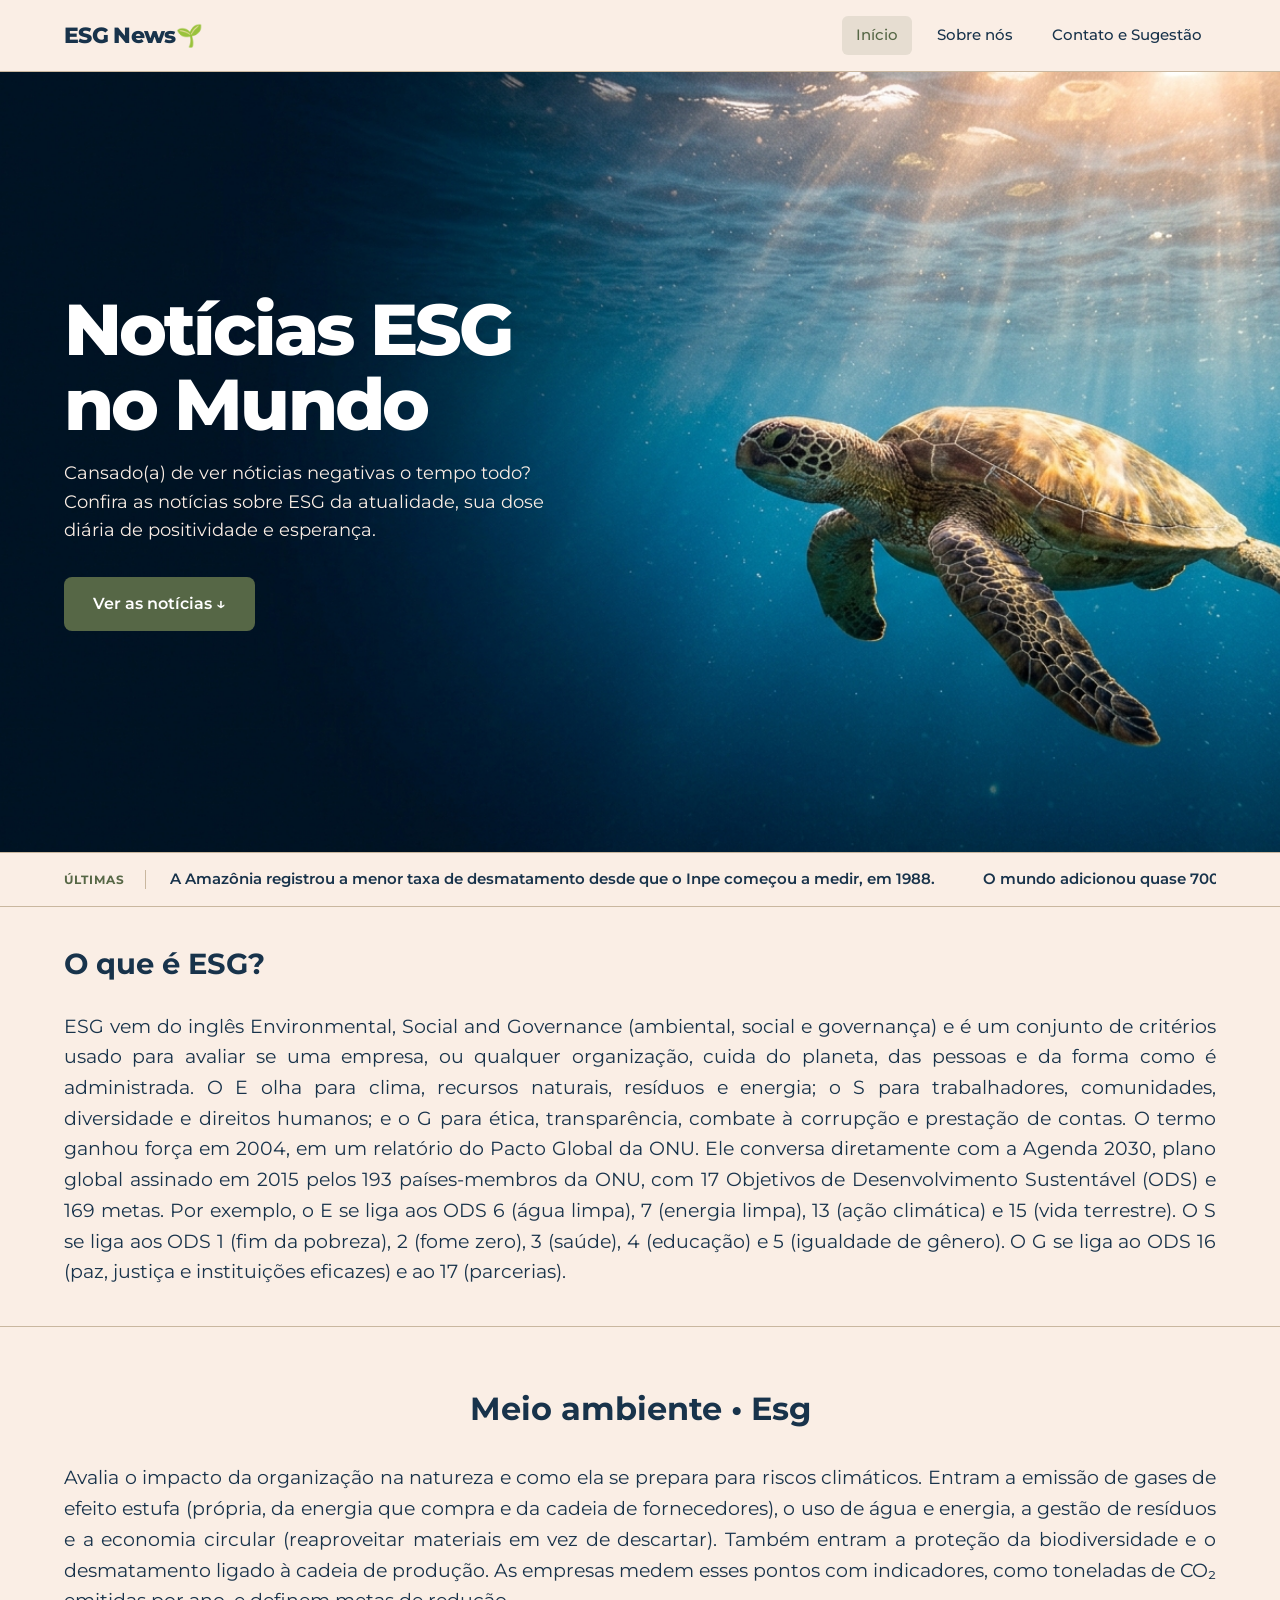
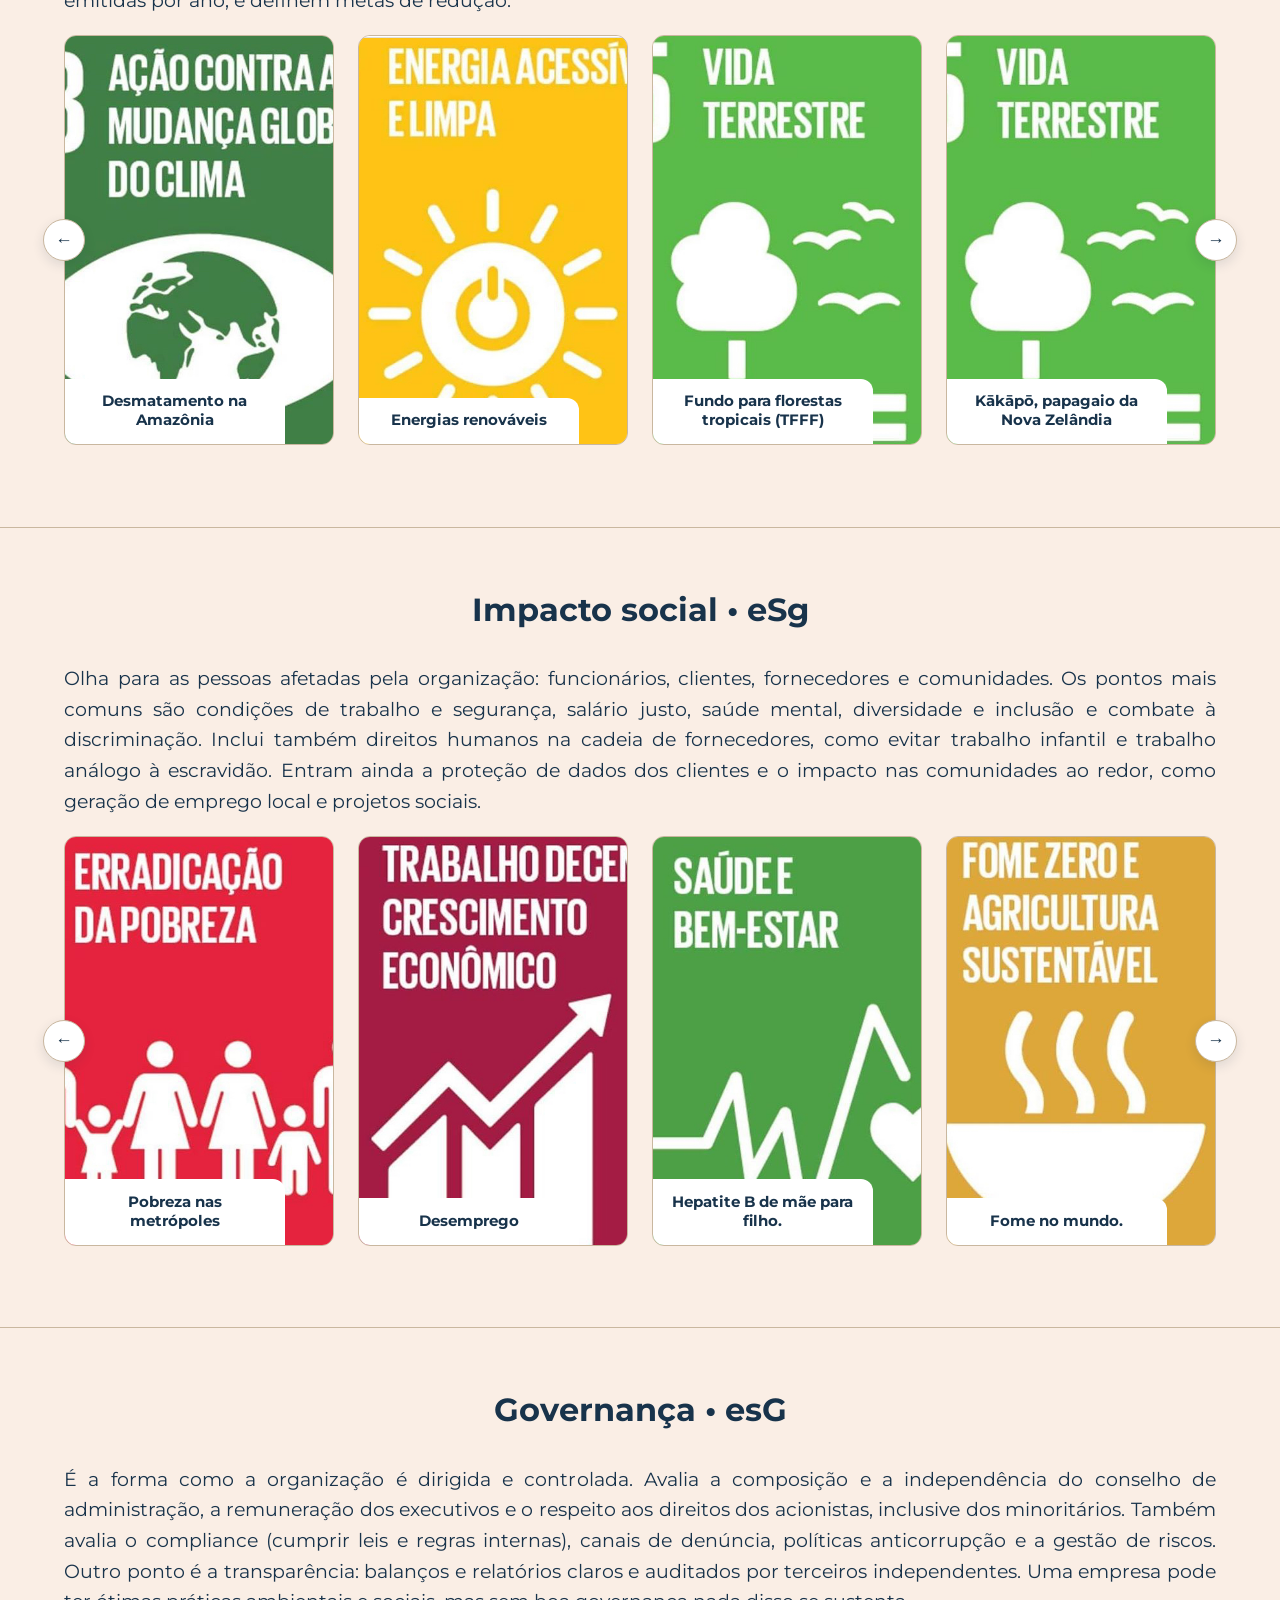
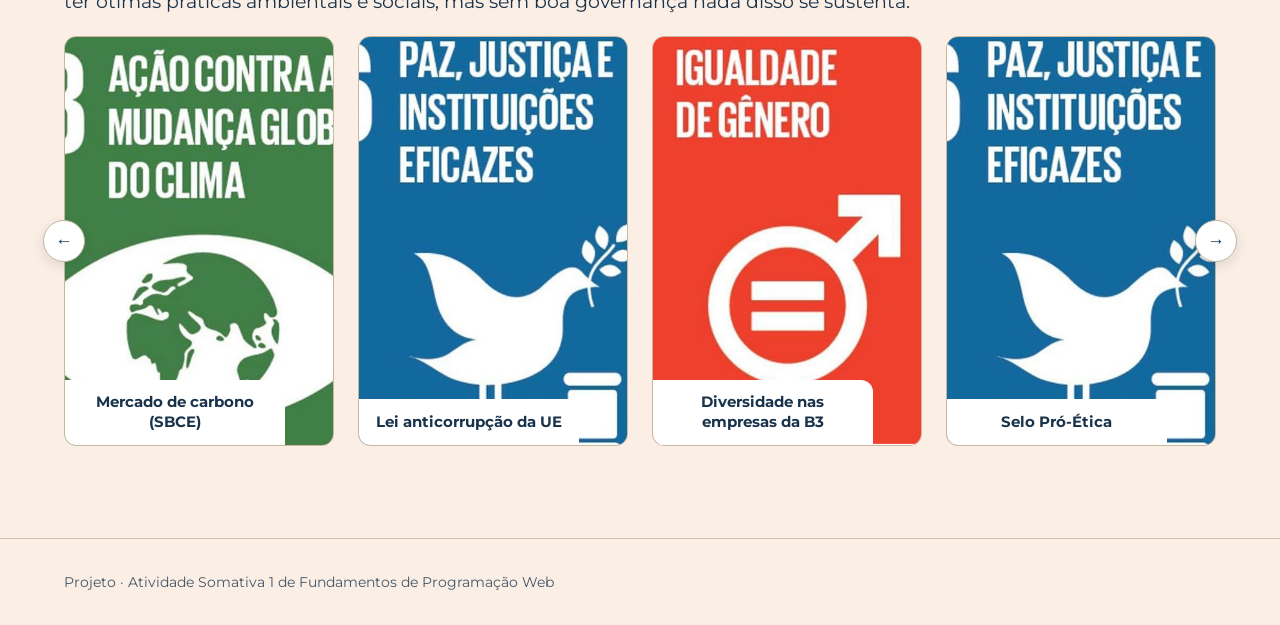
<file: index.html>
<!DOCTYPE html>
<html lang="pt-BR">
<head>
    <meta charset="UTF-8">
    <meta name="viewport" content="width=device-width, initial-scale=1.0">
    <title>Projeto</title>
    <link rel="stylesheet" href="css/style.css">
</head>
<body>
    <header>
        <a href="index.html" class="logo">ESG News<span>🌱</span></a>
        <nav aria-label="Menu principal">
            <a href="index.html" aria-current="page">Início</a>
            <a href="about.html">Sobre nós</a>
            <a href="form.html">Contato e Sugestão</a>
        </nav>
    </header>

    <main>
        <section id="hero">
            <img src="img/hero-tartaruga.jpg" alt="Tartaruga-verde nadando sob raios de sol" class="hero-bg">

            <div class="hero-texto">
                <h1>Notícias ESG no Mundo</h1>
                <p>Cansado(a) de ver nóticias negativas o tempo todo? Confira as notícias sobre ESG da atualidade, sua dose diária de positividade e esperança.</p>
                <a href="#meio-ambiente" class="btn">Ver as notícias ↓</a>
            </div>

            <div class="ultimas">
                <span class="ultimas-tag">Últimas</span>
                <div class="ticker" id="ticker">
                    <a href="#meio-ambiente">A Amazônia registrou a menor taxa de desmatamento desde que o Inpe começou a medir, em 1988.</a>
                    <a href="#meio-ambiente">O mundo adicionou quase 700 GW de energia renovável em 2025, o maior crescimento já registrado.</a>
                    <a href="#impacto-social">A taxa de pobreza nas metrópoles caiu para 18,4% em 2025, o menor valor da série.</a>
                    <a href="#impacto-social">O desemprego caiu para 5,2% no 3º trimestre de 2026.</a>
                    <a href="#governanca">O governo definiu quais setores vão medir e reportar emissões no mercado regulado de carbono (SBCE).</a>
                    <a href="#governanca">A UE criou regras comuns para combater a corrupção em todos os países-membros.</a>
                </div>
            </div>

        </section>

        <div class="esg_oqe">
                <h2>O que é ESG?</h2>
                <p>ESG vem do inglês Environmental, Social and Governance (ambiental, social e governança) e é um conjunto de critérios usado para avaliar se uma empresa, ou qualquer organização, cuida do
                planeta, das pessoas e da forma como é administrada. 
                O E olha para clima, recursos naturais, resíduos e energia; o S para trabalhadores, comunidades, diversidade e direitos humanos; e o G
                para ética, transparência, combate à corrupção e prestação de contas. 
                O termo ganhou força em 2004, em um relatório do Pacto Global da ONU. Ele conversa diretamente com a Agenda 2030,
                plano global assinado em 2015 pelos 193 países-membros da ONU, com 17 Objetivos de Desenvolvimento Sustentável (ODS) e 169 metas. Por exemplo, o E se liga aos ODS 6 (água
                limpa), 7 (energia limpa), 13 (ação climática) e 15 (vida terrestre). O S se liga aos ODS 1 (fim da pobreza), 2 (fome zero), 3 (saúde), 4 (educação) e 5 (igualdade de gênero). O G se liga ao ODS 16 (paz, justiça e instituições eficazes) e ao 17 (parcerias).</p>
            </div>

    <div class="caixa_carossel">
        <section id="meio-ambiente">
            <h2>Meio ambiente • Esg</h2>
            <p class="texto_descricaoesg"> 
                Avalia o impacto da organização na natureza e como ela se prepara para riscos climáticos. Entram a emissão de gases de efeito 
                estufa (própria, da energia que compra e da cadeia de fornecedores), o uso de água e energia, a gestão de resíduos e a economia 
                circular (reaproveitar materiais em vez de descartar). Também entram a proteção da biodiversidade e o desmatamento ligado à cadeia de produção.
                As empresas medem esses pontos com indicadores, como toneladas de CO₂ emitidas por ano, e definem metas de redução.
            </p>
            <!--carossel meio ambiente-->
            <div class="carrossel-wrap">
                <button type="button" id="prevM" class="seta seta-esq" aria-label="Anterior">←</button>

                <div class="carrossel" id="carrossel-meio-ambiente">
                <article class="card">
                    <img src="img/ods13.jpg" alt="Desmatamento na Amazônia">
                    <div class="card-info">
                        <h3>Desmatamento na Amazônia</h3>
                        <div class="card-extra">
                            <p>A Amazônia registrou em 2026 a menor taxa de desmatamento da série histórica do Inpe, com 3.335 km², queda de 41% em relação a 2025. O Cerrado também chegou ao menor nível da série.</p>
                            <a href="https://oeco.org.br/externo/amazonia-tem-a-menor-taxa-de-desmatamento-ja-registrada-pelo-inpe/" target="_blank" rel="noopener noreferrer">Ler notícia completa →</a>
                        </div>
                    </div>
                </article>

                <article class="card">
                    <img src="img/ods7.jpg" alt="Energias renováveis.">
                    <div class="card-info">
                        <h3>Energias renováveis</h3>
                        <div class="card-extra">
                            <p>Em 2025 a capacidade instalada de renováveis cresceu 15,5%, um recorde, e solar e eólica responderam por 96,8% das novas adições.</p>
                            <a href="https://cenarioenergia.com.br/2026/04/07/energia-renovavel-avanca-692-gw-em-2025-e-reforca-seguranca-energetica-global-em-meio-a-tensoes-geopoliticas/" target="_blank" rel="noopener noreferrer">Ver detalhes da ação →</a>
                        </div>
                    </div>
                </article>

                <article class="card">
                    <img src="img/ods15.jpg" alt="Trabalhador separando garrafas plásticas para reciclagem">
                    <div class="card-info">
                        <h3>Fundo para florestas tropicais (TFFF)</h3>
                        <div class="card-extra">
                            <p>Com os US$ 500 milhões dos Países Baixos, o fundo já soma US$ 7,8 bilhões em compromissos e vai pagar anualmente países que preservam suas florestas. A meta é US$ 10 bilhões para começar a operar.</p>
                            <a href="https://agenciagov.ebc.com.br/noticias/202610/paises-baixos-anunciam-us-500-milhoes-para-o-fundo-florestas-tropicais-para-sempre" target="_blank" rel="noopener noreferrer">Conheça o programa →</a>
                        </div>
                    </div>
                </article>

                <article class="card">
                    <img src="img/ods15.jpg" alt="Kākāpō, papagaio da Nova Zelândia">
                    <div class="card-info">
                        <h3>Kākāpō, papagaio da Nova Zelândia</h3>
                        <div class="card-extra">
                            <p>A população oficial chegou a 325 aves, o maior número da era de recuperação, mas a espécie segue criticamente ameaçada.</p>
                            <a href="https://conexaoplaneta.com.br/blog/populacao-de-kakapos-na-nova-zelandia-chega-a-325-aves-maior-numero-em-75-anos/" target="_blank" rel="noopener noreferrer">Saiba mais no MDS →</a>
                        </div>
                    </div>
                </article>

                <article class="card">
                    <img src="img/ods15.jpg" alt="Mata Atlântica em São Paulo">
                    <div class="card-info">
                        <h3>Mata Atlântica em São Paulo</h3>
                        <div class="card-extra">
                            <p>O desmatamento caiu 29%, de 49 para 35 hectares, segundo o Atlas da Mata Atlântica 2024-2025.</p>
                            <a href="https://semil.sp.gov.br/?p=143910" target="_blank" rel="noopener noreferrer">Ver detalhes da ação →</a>
                        </div>
                    </div>
                </article>
            </div>

                <button type="button" id="nextM" class="seta seta-dir" aria-label="Próximo">→</button>
            </div>
            <br>
            <!-- fim carossel meio ambiente-->
        </section>

        <section id="impacto-social">
            <h2>Impacto social • eSg</h2>
            <p class ="texto_descricaoesg">
                Olha para as pessoas afetadas pela organização: funcionários, clientes, fornecedores e comunidades. Os pontos mais comuns são 
                condições de trabalho e segurança, salário justo, saúde mental, diversidade e inclusão e combate à discriminação. Inclui também 
                direitos humanos na cadeia de fornecedores, como evitar trabalho infantil e trabalho análogo à escravidão. Entram ainda a proteção 
                de dados dos clientes e o impacto nas comunidades ao redor, como geração de emprego local e projetos sociais.
            </p>

            <div class="carrossel-wrap">
                <button type="button" id="prevS" class="seta seta-esq" aria-label="Anterior">←</button>

                <div class="carrossel" id="carrosselSocial">
                <article class="card">
                    <img src="img/ods1.jpg" alt="Pobreza nas metrópoles">
                    <div class="card-info">
                        <h3>Pobreza nas metrópoles</h3>
                        <div class="card-extra">
                            <p>A taxa de pobreza foi de 18,4% em 2025, a menor da série, e mais de 10 milhões de pessoas saíram da pobreza desde 2021. Mesmo assim, o nível ainda é alto.</p>
                            <a href="https://www.diariodepernambuco.com.br/amp/economia/2026/06/11716405-salarios-diminuem-pobreza-em-22-regioes-metropolitanas-aponta-estudo.html" target="_blank" rel="noopener noreferrer">Ler notícia completa →</a>
                        </div>
                    </div>
                </article>

                <article class="card">
                    <img src="img/ods8.jpg" alt="Desemprego">
                    <div class="card-info">
                        <h3>Desemprego</h3>
                        <div class="card-extra">
                            <p>A taxa caiu para 5,2% no 3º trimestre de 2026, a menor para esse período desde 2012.</p>
                            <a href="https://mercadoeconsumo.com.br/30/10/2026/economia/desemprego-de-52-no-3-trimestre-e-o-menor-para-o-periodo-desde-2012/?noamp=mobile" target="_blank" rel="noopener noreferrer">Ver detalhes da ação →</a>
                        </div>
                    </div>
                </article>

                <article class="card">
                    <img src="img/ods3.jpg" alt="Hepatite B de mãe para filho.">
                    <div class="card-info">
                        <h3>Hepatite B de mãe para filho.</h3>
                        <div class="card-extra">
                            <p>O Brasil atingiu as metas de eliminação e pediu à OPAS/OMS a certificação, que ainda não foi concedida.</p>
                            <a href="https://agenciagov.ebc.com.br/noticias/202607/brasil-atinge-metas-para-eliminar-transmissao-da-hepatite-b-de-mae-para-filho-e-solicita-certificacao-a-opas-oms" target="_blank" rel="noopener noreferrer">Conheça o programa →</a>
                        </div>
                    </div>
                </article>

                <article class="card">
                    <img src="img/ods2.jpg" alt="Fome no mundo.">
                    <div class="card-info">
                        <h3>Fome no mundo.</h3>
                        <div class="card-extra">
                            <p>A fome atingiu 7,8% da população mundial em 2025, abaixo dos 8,1% de 2024. O Brasil continua fora do Mapa da Fome.</p>
                            <a href="https://www.gov.br/mds/pt-br/acoes-e-programas/inclusao-produtiva-rural/cozinha-solidaria" target="_blank" rel="noopener noreferrer">Saiba mais no MDS →</a>
                        </div>
                    </div>
                </article>

                <article class="card">
                    <img src="img/ods4.jpg" alt="Alfabetização">
                    <div class="card-info">
                        <h3>Alfabetização</h3>
                        <div class="card-extra">
                            <p>O índice de crianças alfabetizadas saltou de 36% em 2021 para 66% em 2025. A nova meta nacional é 80%.</p>
                            <a href="https://www.correiobraziliense.com.br/euestudante/educacao-basica/2026/06/7449178-censo-escolar-2025-dados-revelam-melhora-no-ensino-medio-e-na-alfabetizacao.html" target="_blank" rel="noopener noreferrer">Ver detalhes da ação →</a>
                        </div>
                    </div>
                </article>
            </div>

                <button type="button" id="nextS" class="seta seta-dir" aria-label="Próximo">→</button>
            </div>
        </section>
        <br>
         <section id="governanca">
            <h2>Governança • esG</h2>
            <p class="texto_descricaoesg">
                É a forma como a organização é dirigida e controlada. Avalia a composição e a independência do conselho de administração,
                a remuneração dos executivos e o respeito aos direitos dos acionistas, inclusive dos minoritários. Também avalia o compliance
                (cumprir leis e regras internas), canais de denúncia, políticas anticorrupção e a gestão de riscos. Outro ponto é a transparência: 
                balanços e relatórios claros e auditados por terceiros independentes. Uma empresa pode ter ótimas práticas ambientais e sociais, mas 
                sem boa governança nada disso se sustenta.
            </p>
            <!--carossel governança-->
            <div class="carrossel-wrap">
                <button type="button" id="prevG" class="seta seta-esq" aria-label="Anterior">←</button>

                <div class="carrossel" id="carrossel-governanca">
                <article class="card">
                    <img src="img/ods13.jpg" alt="Mercado de carbono (SBCE)">
                    <div class="card-info">
                        <h3>Mercado de carbono (SBCE)</h3>
                        <div class="card-extra">
                            <p>O governo definiu quais setores vão cumprir, de forma gradual, as regras de medição e relato de emissões. A regulamentação deve terminar em dezembro de 2026.</p>
                            <a href="https://newblogs.correiobraziliense.com.br/ecobraziliense/mercado-de-carbono-ganha-cronograma-para-entrada-de-setores/" target="_blank" rel="noopener noreferrer">Ler notícia completa →</a>
                        </div>
                    </div>
                </article>

                <article class="card">
                    <img src="img/ods16.jpg" alt="Lei anticorrupção da UE">
                    <div class="card-info">
                        <h3>Lei anticorrupção da UE</h3>
                        <div class="card-extra">
                            <p>O Parlamento Europeu aprovou a primeira diretiva anticorrupção do bloco, com 581 votos a favor. As multas para empresas podem chegar a pelo menos 5% do faturamento mundial.</p>
                            <a href="https://www.regulationtomorrow.com/2026/05/the-new-eu-anti-corruptive-directive-what-uk-and-global-companies-need-to-know/" target="_blank" rel="noopener noreferrer">Ver detalhes da ação →</a>
                        </div>
                    </div>
                </article>

                <article class="card">
                    <img src="img/ods5.jpg" alt="Diversidade nas empresas da B3">
                    <div class="card-info">
                        <h3>Diversidade nas empresas da B3</h3>
                        <div class="card-extra">
                            <p>Sete em cada dez empresas têm ao menos uma mulher no conselho, contra 55% em 2021.</p>
                            <a href="https://viva.com.br/dinheiro/diversidade-ganha-mais-espaco-dentro-de-empresas-listadas-na-b3-em-2026.html" target="_blank" rel="noopener noreferrer">Conheça o programa →</a>
                        </div>
                    </div>
                </article>

                <article class="card">
                    <img src="img/ods16.jpg" alt="Selo Pró-Ética">
                    <div class="card-info">
                        <h3>Selo Pró-Ética</h3>
                        <div class="card-extra">
                            <p>A CGU reconheceu 128 empresas, um recorde, que ganham benefícios em contratações públicas federais.</p>
                            <a href="https://cnabrasil.org.br/noticias/sistema-cna-senar-participa-da-entrega-do-premio-empresa-pro-etica" target="_blank" rel="noopener noreferrer">Saiba mais no MDS →</a>
                        </div>
                    </div>
                </article>

                <article class="card">
                    <img src="img/ods12.jpg" alt="Relatórios de sustentabilidade (ISSB)">
                    <div class="card-info">
                        <h3>Relatórios de sustentabilidade (ISSB)</h3>
                        <div class="card-extra">
                            <p>Até julho, 35 jurisdições adotaram os padrões internacionais, e outras 11 planejam adotar. No Brasil, a CVM tornou o relatório opcional em maio.</p>
                            <a href="https://exame.com/carreira/cvm-recua-no-esg-enquanto-35-mercados-avancam-o-que-isso-significa-para-as-empresas-brasileiras/ " target="_blank" rel="noopener noreferrer">Ver detalhes da ação →</a>
                        </div>
                    </div>
                </article>
            </div>

                <button type="button" id="nextG" class="seta seta-dir" aria-label="Próximo">→</button>
            </div>
            <br>
            <!-- fim carossel governança-->
        </section>
    </div>
    </main>

    <footer>
        <p>Projeto · Atividade Somativa 1 de Fundamentos de Programação Web</p>
    </footer>

    <script src="script/script.js" defer></script>
</body>
</html>
</file>
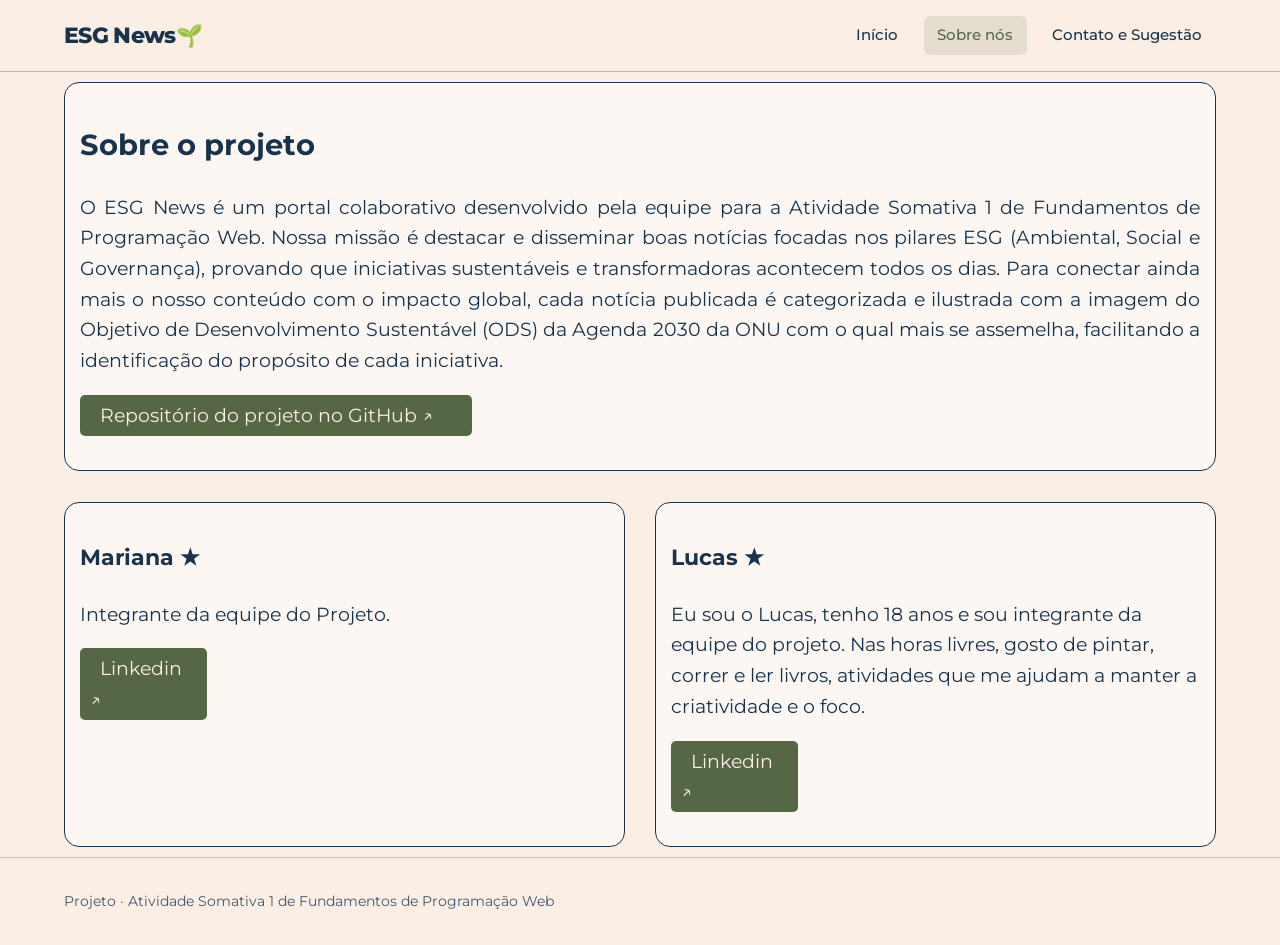
<file: about.html>
<!DOCTYPE html>
<html lang="pt-BR">

<head>
    <meta charset="UTF-8">
    <meta name="viewport" content="width=device-width, initial-scale=1.0">
    <title>Sobre nós | Projeto</title>
    <link rel="stylesheet" href="css/style.css">
</head>

<body>
    <header>
        <a href="index.html" class="logo">ESG News<span>🌱</span></a>
        <nav aria-label="Menu principal">
            <a href="index.html">Início</a>
            <a href="about.html" aria-current="page">Sobre nós</a>
            <a href="form.html">Contato e Sugestão</a>
        </nav>
    </header>

    <main>
        <div class="caixa_sobre">

            <section class="caixa_sobre_texto">
                <h1>Sobre o projeto</h1>
                <p class="texto_descricaoesg">
                    O ESG News é um portal colaborativo desenvolvido pela equipe para a Atividade Somativa 1
                    de Fundamentos de Programação Web. Nossa missão é destacar e disseminar boas notícias
                    focadas nos pilares ESG (Ambiental, Social e Governança), provando que iniciativas sustentáveis
                    e transformadoras acontecem todos os dias. Para conectar ainda mais o nosso conteúdo com o impacto
                    global, cada notícia publicada é categorizada e ilustrada com a imagem do Objetivo de
                    Desenvolvimento Sustentável (ODS) da Agenda 2030 da ONU com o qual mais se assemelha,
                    facilitando a identificação do propósito de cada iniciativa.
                </p>
                <p class="link_github"><a class="link_github"
                        href="https://github.com/LucasPivovar/Programacao-web">Repositório do projeto no GitHub ↗</a>
                </p>
            </section>
            <br>
            <section>
                <div class="caixa_equipe">
                    <section class="mariana">
                        <h3>Mariana ★</h3>
                        <p>Integrante da equipe do Projeto.</p>
                        <p class="link_linkedin"><a class="link_linkedin"
                                href="https://www.linkedin.com/in/mariana-batista-dos-santos-bb0160343/"
                                target="_blank">Linkedin ↗</a></p>
                    </section>

                    <section class="lucas">
                        <h3>Lucas ★</h3>
                        <p>Eu sou o Lucas, tenho 18 anos e sou integrante da equipe do projeto. Nas horas livres, gosto
                            de pintar, correr e ler livros, atividades que me ajudam a manter a criatividade e o foco.
                        </p>
                        <p class="link_linkedin"><a class="link_linkedin"
                                href="https://www.linkedin.com/in/lucas-pivovar-a25b71337/" target="_blank">Linkedin
                                ↗</a></p>
                    </section>
                </div>

            </section>
        </div>
    </main>

    <footer>
        <p>Projeto · Atividade Somativa 1 de Fundamentos de Programação Web</p>
    </footer>
</body>

</html>
</file>
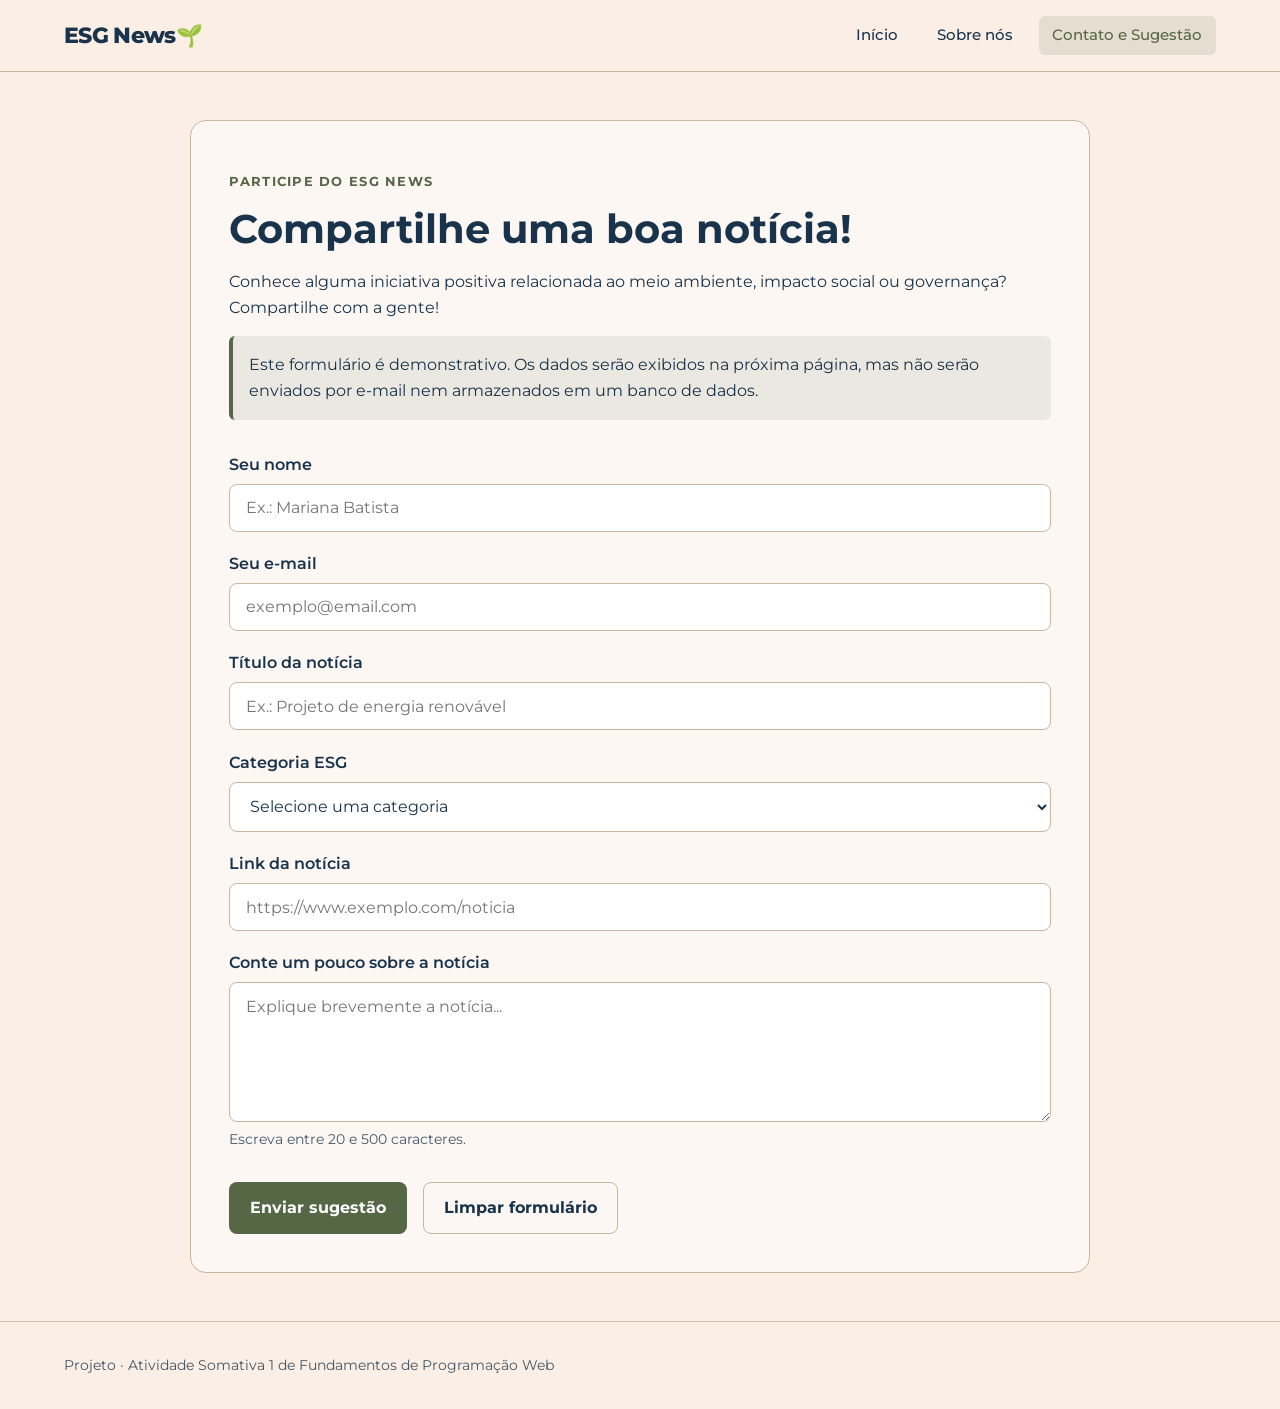
<file: form.html>
<!DOCTYPE html>
<html lang="pt-BR">
<head>
    <meta charset="UTF-8">
    <meta name="viewport" content="width=device-width, initial-scale=1.0">
    <title>Enviar sugestão | ESG News</title>
    <link rel="stylesheet" href="css/style.css">
</head>
<body>

    <header>
        <a href="index.html" class="logo">ESG News<span>🌱</span></a>
        <nav aria-label="Menu principal">
            <a href="index.html">Início</a>
            <a href="about.html">Sobre nós</a>
            <a href="form.html" aria-current="page">Contato e Sugestão</a>
        </nav>
    </header>
    <main class="pagina-formulario">
        <section class="cartao-formulario">
            <div class="introducao-formulario">
                <p class="rotulo-pagina">PARTICIPE DO ESG NEWS</p>
                <h1>Compartilhe uma boa notícia!</h1>
                <p>
                    Conhece alguma iniciativa positiva relacionada ao meio ambiente,
                    impacto social ou governança? Compartilhe com a gente!
                </p>
                <!-- revisar se vale a pena deixar isso ou n -->
                <p class="aviso-formulario">
                    Este formulário é demonstrativo. Os dados serão exibidos
                    na próxima página, mas não serão enviados por e-mail
                    nem armazenados em um banco de dados.
                </p>
            </div>

            <!-- Formulário: GET envia os dados pela URL para formAction.html. -->
            <form class="formulario-sugestao" action="formAction.html" method="GET" autocomplete="on" novalidate>
                <fieldset class="campos-formulario">
                    <div class="grupo-campo">
                        <label for="nome">Seu nome</label>

                        <input type="text" id="nome" name="nome" placeholder="Ex.: Mariana Batista" minlength="3" maxlength="60" pattern="[A-Za-zÀ-ÖØ-öø-ÿ\s'-]{3,60}" title="Digite de 3 a 60 caracteres, utilizando letras e espaços." required >
                    </div>

                    <div class="grupo-campo">
                        <label for="email">Seu e-mail</label>

                        <input type="email" id="email" name="email" placeholder="exemplo@email.com" maxlength="120" required>
                    </div>
                    <div class="grupo-campo">
                        <label for="titulo">Título da notícia</label>

                        <input type="text" id="titulo" name="titulo" placeholder="Ex.: Projeto de energia renovável" minlength="5" maxlength="100" title="O título precisa ter entre 5 e 100 caracteres." required>
                    </div>
                    <div class="grupo-campo">
                        <label for="categoria">Categoria ESG</label>
                        <select id="categoria" name="categoria" required >
                            <option value="" selected disabled>
                                Selecione uma categoria
                            </option>
                            <option value="ambiental">Meio ambiente</option>
                            <option value="social">Impacto social</option>
                            <option value="governanca">Governança</option>
                        </select>
                    </div>

                    <!-- Campo de link: type=url verifica o formato de endereço eletrônico. -->
                    <div class="grupo-campo">
                        <label for="link">Link da notícia</label>

                        <input
                            type="url"
                            id="link"
                            name="link"
                            placeholder="https://www.exemplo.com/noticia"
                            maxlength="300"
                            required
                        >
                    </div>

                    <!-- Textarea permite escrever uma descrição maior da iniciativa. -->
                    <div class="grupo-campo">
                        <label for="descricao">Conte um pouco sobre a notícia</label>

                        <textarea
                            id="descricao"
                            name="descricao"
                            placeholder="Explique brevemente a notícia..."
                            minlength="20"
                            maxlength="500"
                            required
                        ></textarea>

                        <small class="ajuda-campo">
                            Escreva entre 20 e 500 caracteres.
                        </small>
                    </div>

                </fieldset>
                <div class="acoes-formulario">
                    <button type="submit" class="botao-formulario">
                        Enviar sugestão
                    </button>
                    <button type="reset" class="botao-secundario">
                        Limpar formulário
                    </button>
                </div>
            </form>
        </section>
    </main>

    <footer>
        <p>Projeto · Atividade Somativa 1 de Fundamentos de Programação Web</p>
    </footer>

    <script src="script/form.js"></script>
</body>
</html>
</file>
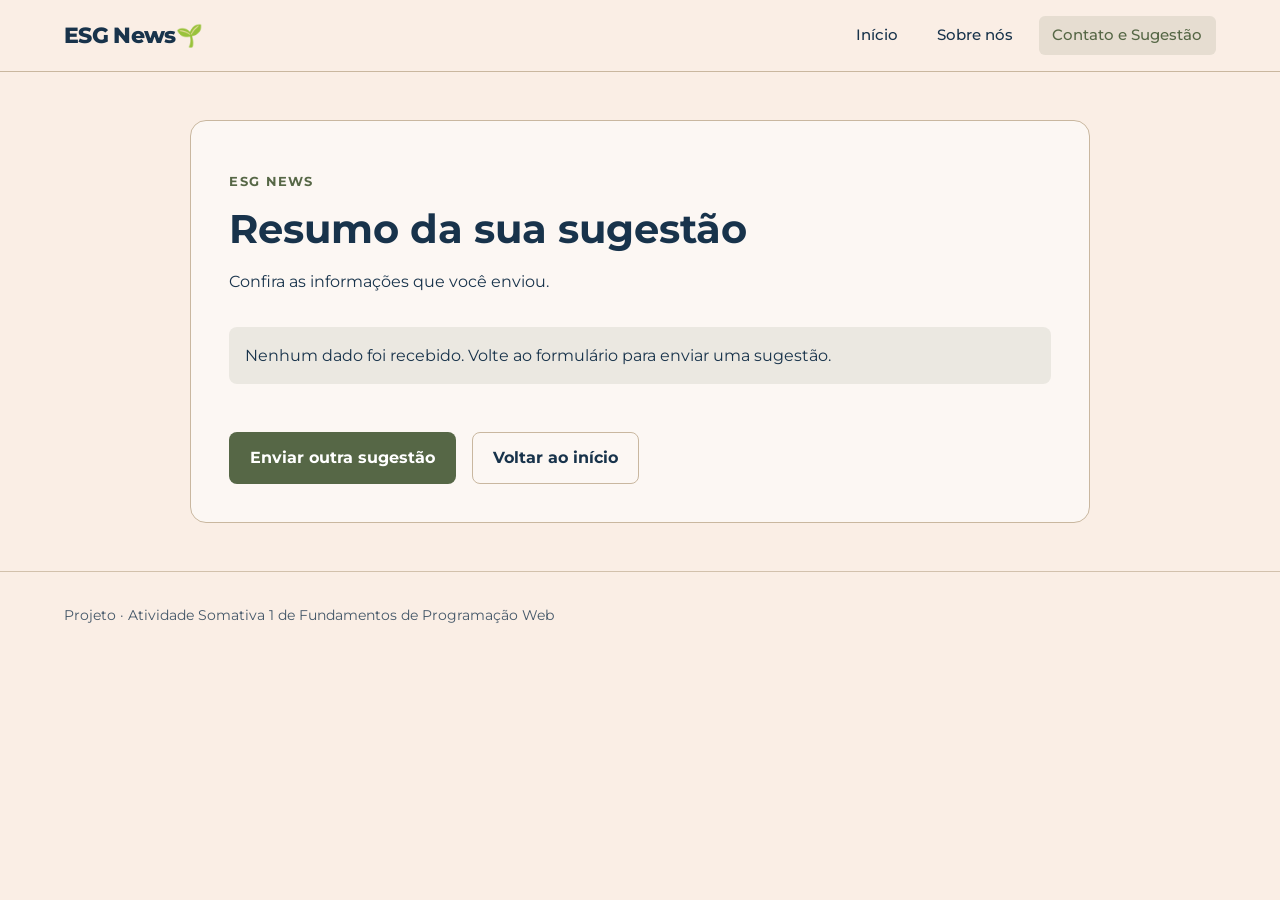
<file: formAction.html>
<!DOCTYPE html>
<html lang="pt-BR">
<head>
    <meta charset="UTF-8">
    <meta name="viewport" content="width=device-width, initial-scale=1.0">
    <title>Sugestão recebida | ESG News</title>
    <link rel="stylesheet" href="css/style.css">
</head>
<body>
    <header>
        <a href="index.html" class="logo">ESG News<span>🌱</span></a>
        <nav aria-label="Menu principal">
            <a href="index.html">Início</a>
            <a href="about.html">Sobre nós</a>
            <a href="form.html" aria-current="page">Contato e Sugestão</a>
        </nav>
    </header>
    <main class="pagina-formulario">
        <section class="cartao-formulario">

            <div class="introducao-formulario">
                <p class="rotulo-pagina">ESG NEWS</p>
                <h1>Resumo da sua sugestão</h1>
                <p> Confira as informações que você enviou. </p>
            </div>
            <p id="mensagem-resultado" class="mensagem-resultado" role="status" aria-live="polite"> Carregando informações...</p>
            <div id="resultado-dados" class="lista-dados"></div>
            <div class="acoes-formulario">
                <a href="form.html" class="botao-formulario"> Enviar outra sugestão </a>
                <a href="index.html" class="botao-secundario"> Voltar ao início </a>
            </div>
        </section>
    </main>
    <footer>
        <p>Projeto · Atividade Somativa 1 de Fundamentos de Programação Web</p>
    </footer>
    <script src="script/formAction.js"></script>

</body>
</html>
</file>
<file: css/style.css>
@import url('https://fonts.googleapis.com/css2?family=Montserrat:ital,wght@0,100..900;1,100..900&display=swap');

:root {
    --cor_fundo: #FAEEE5;
    --cor_texto: #18334B;
    --cor_destaque: #566746;
    --cor_constrate: #C9B79F;
    --fonte: "Montserrat", "Century Gothic", sans-serif;
}

* {
    box-sizing: border-box;
}

html {
    scroll-behavior: smooth;
}

body {
    margin: 0;
    background: var(--cor_fundo);
    color: var(--cor_texto);
    font-family: var(--fonte);
    line-height: 1.6;
    -webkit-font-smoothing: antialiased;
}

/* Header */
header {
    position: sticky;
    top: 0;
    z-index: 10;
    display: flex;
    justify-content: space-between;
    align-items: center;
    padding: 1rem 5%;
    background: var(--cor_fundo);
    border-bottom: 1px solid var(--cor_constrate);
}

.logo {
    font-size: 1.35rem;
    font-weight: 800;
    letter-spacing: -0.03em;
    color: var(--cor_texto);
    text-decoration: none;
}

.logo span {
    color: var(--cor_destaque);
}

nav {
    display: flex;
    gap: 0.75rem;
}

nav a {
    color: var(--cor_texto);
    text-decoration: none;
    font-size: 0.95rem;
    font-weight: 500;
    padding: 0.45rem 0.85rem;
    border-radius: 6px;
    user-select: none;
}

nav a[aria-current="page"],
nav a:hover {
    color: var(--cor_destaque);
    background: rgba(86, 103, 70, 0.12);
}

/* Hero */
#hero {
    position: relative;
    min-height: calc(100vh - 65px);
    display: flex;
    flex-direction: column;
    justify-content: space-between;
    overflow: hidden;
    border-bottom: 1px solid var(--cor_constrate);
}

.hero-bg {
    position: absolute;
    inset: 0;
    width: 100%;
    height: 100%;
    object-fit: cover;
    z-index: 0;
    animation: oceanDrift 18s ease-in-out infinite alternate;
}

.hero-texto {
    position: relative;
    z-index: 1;
    margin: auto 0;
    padding: 3.5rem 5%;
    max-width: 650px;
}

.hero-texto h1 {
    font-size: clamp(2.8rem, 6vw, 4.5rem);
    font-weight: 800;
    letter-spacing: -0.04em;
    line-height: 1.05;
    color: #FFFFFF;
    margin: 0 0 1rem;
}

.hero-texto p {
    font-size: clamp(1.05rem, 1.4vw, 1.25rem);
    color: var(--cor_fundo);
    margin: 0 0 2rem;
}

.btn {
    display: inline-block;
    background: var(--cor_destaque);
    color: #FFFFFF;
    font-weight: 600;
    text-decoration: none;
    padding: 0.9rem 1.8rem;
    border-radius: 8px;
    user-select: none;
    transition: transform 0.15s ease, filter 0.2s ease;
}

.btn:hover {
    filter: brightness(1.1);
}

.btn:active {
    transform: scale(0.98);
}

/* Carrossel "Últimas" */
.ultimas {
    position: relative;
    z-index: 1;
    display: flex;
    align-items: center;
    gap: 1.5rem;
    padding: 0.9rem 5%;
    background: var(--cor_fundo);
    border-top: 1px solid var(--cor_constrate);
}

.ultimas-tag {
    font-size: 0.75rem;
    font-weight: 700;
    text-transform: uppercase;
    letter-spacing: 0.08em;
    color: var(--cor_destaque);
    padding-right: 1.25rem;
    border-right: 1px solid var(--cor_constrate);
}

.ticker {
    flex: 1;
    display: flex;
    gap: 3rem;
    overflow: hidden;
    white-space: nowrap;
}

.ticker a {
    flex-shrink: 0;
    color: var(--cor_texto);
    font-size: 0.95rem;
    font-weight: 600;
    text-decoration: none;
}

.ticker a:hover {
    color: var(--cor_destaque);
    text-decoration: underline;
}

/* Carrossel de Impacto Social */
#impacto-social,
#governanca,
#meio-ambiente {
    padding: 3.5rem 5%;
    border-top: 1px solid var(--cor_constrate);
}

#impacto-social h2,
#governanca h2,
#meio-ambiente h2 {
    font-size: clamp(1.5rem, 2.5vw, 2.1rem);
    margin: 0 0 1.75rem;
}

.carrossel-wrap {
    position: relative;
}

.seta {
    position: absolute;
    top: 50%;
    transform: translateY(-50%);
    z-index: 5;
    width: 42px;
    height: 42px;
    border-radius: 50%;
    border: 1px solid var(--cor_constrate);
    background: #FFFFFF;
    color: var(--cor_texto);
    font-size: 1.1rem;
    cursor: pointer;
    box-shadow: 0 4px 12px rgba(24, 51, 75, 0.12);
    transition: background 0.15s ease, color 0.15s ease;
}

.seta:hover {
    background: var(--cor_destaque);
    border-color: var(--cor_destaque);
    color: #FFFFFF;
}

.seta-esq {
    left: -21px;
}

.seta-dir {
    right: -21px;
}

.carrossel {
    display: flex;
    gap: 1.5rem;
    overflow-x: auto;
    scrollbar-width: none;
}

.carrossel::-webkit-scrollbar {
    display: none;
}

.card {
    position: relative;
    flex: 0 0 calc((100% - 4.5rem) / 4);
    height: 410px;
    border-radius: 12px;
    overflow: hidden;
    border: 1px solid var(--cor_constrate);
    scroll-snap-align: start;
}

.card img {
    width: 100%;
    height: 100%;
    object-fit: cover;
    display: block;
    transition: transform 0.4s ease;
}

.card-info {
    position: absolute;
    bottom: 0;
    left: 0;
    width: 82%;
    z-index: 2;
    padding: 0.85rem 1rem;
    background: #FFFFFF;
    border-top-right-radius: 12px;
    transition: width 0.3s ease, padding 0.3s ease, border-radius 0.3s ease;
}

.card-info h3 {
    font-size: 0.92rem;
    line-height: 1.3;
    margin: 0;
}

.card-extra {
    max-height: 0;
    opacity: 0;
    overflow: hidden;
    transition: max-height 0.35s ease, opacity 0.25s ease, margin-top 0.3s ease;
}

.card-extra p {
    font-size: 0.85rem;
    margin: 0 0 0.9rem;
    opacity: 0.85;
}

.card-extra a {
    display: inline-block;
    background: var(--cor_destaque);
    color: #FFFFFF;
    font-size: 0.86rem;
    font-weight: 600;
    text-decoration: none;
    padding: 0.5rem 1rem;
    border-radius: 6px;
}

.card:hover img {
    transform: scale(1.04);
}

.card:hover .card-info {
    width: 100%;
    padding: 1.15rem;
    border-top-right-radius: 0;
    border-top: 1px solid var(--cor_constrate);
}

.card:hover .card-extra {
    max-height: 220px;
    opacity: 1;
    margin-top: 0.65rem;
}

footer {
    padding: 2rem 5%;
    border-top: 1px solid var(--cor_constrate);
    font-size: 0.88rem;
    opacity: 0.8;
}

footer p {
    margin: 0;
}

@keyframes oceanDrift {
    from {
        transform: scale(1);
    }

    to {
        transform: scale(1.05);
    }
}

@media (max-width: 1024px) {
    .card {
        flex: 0 0 calc((100% - 1.5rem) / 2);
    }
}

@media (max-width: 768px) {
    .hero-bg {
        object-position: 70% center;
    }

    .ultimas {
        flex-direction: column;
        align-items: flex-start;
        gap: 0.5rem;
    }

    .ultimas-tag {
        border-right: none;
        padding-right: 0;
    }

    .card {
        flex: 0 0 88%;
        height: 320px;
    }

    .seta-esq {
        left: 0.5rem;
    }

    .seta-dir {
        right: 0.5rem;
    }
}

@media (hover: none) {
    .card-info {
        width: 100%;
        padding: 1.15rem;
        border-top-right-radius: 0;
        border-top: 1px solid var(--cor_constrate);
    }

    .card-extra {
        max-height: 220px;
        opacity: 1;
        margin-top: 0.65rem;
    }
}

/* Carrossel caixa desing */
.caixa_carossel {
    padding: 10px 0;
    text-align: center;
}

.esg_oqe {
    padding: 10px 0;
    width: 90%;
    margin: 0 auto;
    text-align: justify;
    font-size: clamp(1rem, 1.5vw, 1.2rem);
}

.texto_descricaoesg {
    text-align: justify;
    font-size: clamp(1rem, 1.5vw, 1.2rem);
}

.caixa_sobre {
    padding: 10px 0;
    width: 90%;
    margin: 0 auto;
    font-size: clamp(1rem, 1.5vw, 1.2rem);
}

.link_github {
    text-decoration: none;
    background-color: var(--cor_destaque);
    color: var(--cor_fundo);
    padding: 5px 10px;
    border-radius: 5px;
    width: 35%;
}

.link_linkedin {
    text-decoration: none;
    background-color: var(--cor_destaque);
    padding: 5px 10px;
    border-radius: 5px;
    width: 24%;
    color: var(--cor_fundo);
}

.mariana,
.lucas {
    border-radius: 15px;
    border-color: var(--cor_destaque);
    border: 1px solid;
    padding: 15px;
    width: 40%;
    flex: 1;
    background-color: rgba(255, 255, 255, 0.55)
}

.caixa_equipe {
    display: flex;
    gap: 30px
}

.caixa_sobre_texto {
    border-radius: 15px;
    border-color: var(--cor_destaque);
    border: 1px solid;
    padding: 15px;
    width: 100%;
    background-color: rgba(255, 255, 255, 0.55)
}

/* ESTILIZAÇÃO DO FORMULÁRIO E RECEBIMENTO */

/* Define a largura e centraliza o conteúdo das duas páginas. */
.pagina-formulario {
    width: min(900px, 90%);
    margin: 3rem auto;
}

/* Cria uma caixa visual para agrupar o conteúdo da página. */
.cartao-formulario {
    padding: clamp(1.25rem, 3vw, 2.5rem);
    background: rgba(255, 255, 255, 0.55);
    border: 1px solid var(--cor_constrate);
    border-radius: 16px;
}

/* Organiza a apresentação inicial do formulário. */
.introducao-formulario {
    margin-bottom: 2rem;
}

/* Destaca o pequeno texto acima do título principal. */
.rotulo-pagina {
    color: var(--cor_destaque);
    font-weight: 700;
    font-size: 0.8rem;
    letter-spacing: 0.1em;
}

/* Ajusta o título principal das páginas. */
.introducao-formulario h1 {
    font-size: clamp(1.8rem, 4vw, 2.5rem);
    line-height: 1.2;
    margin: 0.5rem 0 1rem;
}

/* Estiliza o aviso sobre o funcionamento demonstrativo do formulário. */
.aviso-formulario {
    padding: 1rem;
    background: rgba(86, 103, 70, 0.1);
    border-left: 4px solid var(--cor_destaque);
    border-radius: 6px;
}

/* Organiza os campos e os botões verticalmente. */
.formulario-sugestao {
    display: grid;
    gap: 1.5rem;
}

/* Remove a borda padrão do agrupamento de campos. */
.campos-formulario {
    display: grid;
    gap: 1.2rem;
    border: none;
    padding: 0;
    margin: 0;
    min-width: 0;
}

/* Destaca o título do conjunto de campos. */
.campos-formulario legend {
    font-weight: 700;
    font-size: 1.1rem;
    margin-bottom: 1rem;
}

/* Organiza cada campo, seu rótulo e sua orientação. */
.grupo-campo {
    display: flex;
    flex-direction: column;
    gap: 0.4rem;
}

/* Destaca os nomes dos campos. */
.grupo-campo label {
    font-weight: 600;
}

/* Padroniza a aparência dos campos de texto, seleção e descrição. */
.grupo-campo input,
.grupo-campo select,
.grupo-campo textarea {
    width: 100%;
    padding: 0.85rem 1rem;
    border: 1px solid var(--cor_constrate);
    border-radius: 8px;
    background: #FFFFFF;
    color: var(--cor_texto);
    font-family: inherit;
    font-size: 1rem;
}

/* Define a altura inicial da área de descrição. */
.grupo-campo textarea {
    min-height: 140px;
    resize: vertical;
}

/* Destaca visualmente o campo que está recebendo a digitação. */
.grupo-campo input:focus,
.grupo-campo select:focus,
.grupo-campo textarea:focus {
    outline: 2px solid var(--cor_destaque);
    outline-offset: 2px;
}

/* Formata os textos menores que orientam o preenchimento. */
.ajuda-campo {
    font-size: 0.85rem;
    opacity: 0.8;
}

/* Organiza os botões lado a lado, permitindo que quebrem linha. */
.acoes-formulario {
    display: flex;
    flex-wrap: wrap;
    gap: 1rem;
    margin-top: 0.5rem;
}

/* Aplica o mesmo formato básico aos botões e links de ação. */
.botao-formulario,
.botao-secundario {
    display: inline-flex;
    justify-content: center;
    align-items: center;
    min-height: 46px;
    padding: 0.75rem 1.25rem;
    border: 1px solid transparent;
    border-radius: 8px;
    font: inherit;
    font-weight: 700;
    text-decoration: none;
    cursor: pointer;
}

/* Aplica a cor de destaque ao botão principal. */
.botao-formulario {
    background: var(--cor_destaque);
    color: #FFFFFF;
}

/* Cria um botão secundário sem preencher o fundo. */
.botao-secundario {
    background: transparent;
    border-color: var(--cor_constrate);
    color: var(--cor_texto);
}

/* Adiciona uma reação visual ao passar o mouse pelos botões. */
.botao-formulario:hover,
.botao-secundario:hover {
    filter: brightness(0.95);
}

/* Estiliza a mensagem de confirmação ou ausência de dados. */
.mensagem-resultado {
    padding: 1rem;
    background: rgba(86, 103, 70, 0.1);
    border-radius: 8px;
}

/* Organiza os dados recebidos em uma lista vertical de caixas. */
.lista-dados {
    display: grid;
    gap: 1rem;
    margin: 1.5rem 0;
}

/* Cria uma caixa individual para cada informação enviada. */
.item-dado {
    padding: 1rem;
    background: #FFFFFF;
    border: 1px solid var(--cor_constrate);
    border-radius: 8px;
}

/* Destaca o nome de cada informação recebida. */
.item-dado h2 {
    color: var(--cor_destaque);
    font-size: 1rem;
    margin: 0 0 0.4rem;
}

/* Permite que textos longos e links sejam apresentados sem estourar a caixa. */
.item-dado p {
    margin: 0;
    overflow-wrap: anywhere;
    white-space: pre-wrap;
}

/* Adapta os botões para telas pequenas, colocando um embaixo do outro. */
@media (max-width: 600px) {

    .acoes-formulario {
        flex-direction: column;
    }

    /* Faz cada botão ocupar toda a largura disponível. */
    .acoes-formulario>* {
        width: 100%;
    }
}

/* Erros de validação do formulário (script/form.js). */
.campo-invalido {
    border-color: #c0392b !important;
}

.erro-campo {
    color: #c0392b;
    font-size: 0.85rem;
    min-height: 1em;
}

.item-dado a {
    color: inherit;
    font-weight: 600;
}
</file>
